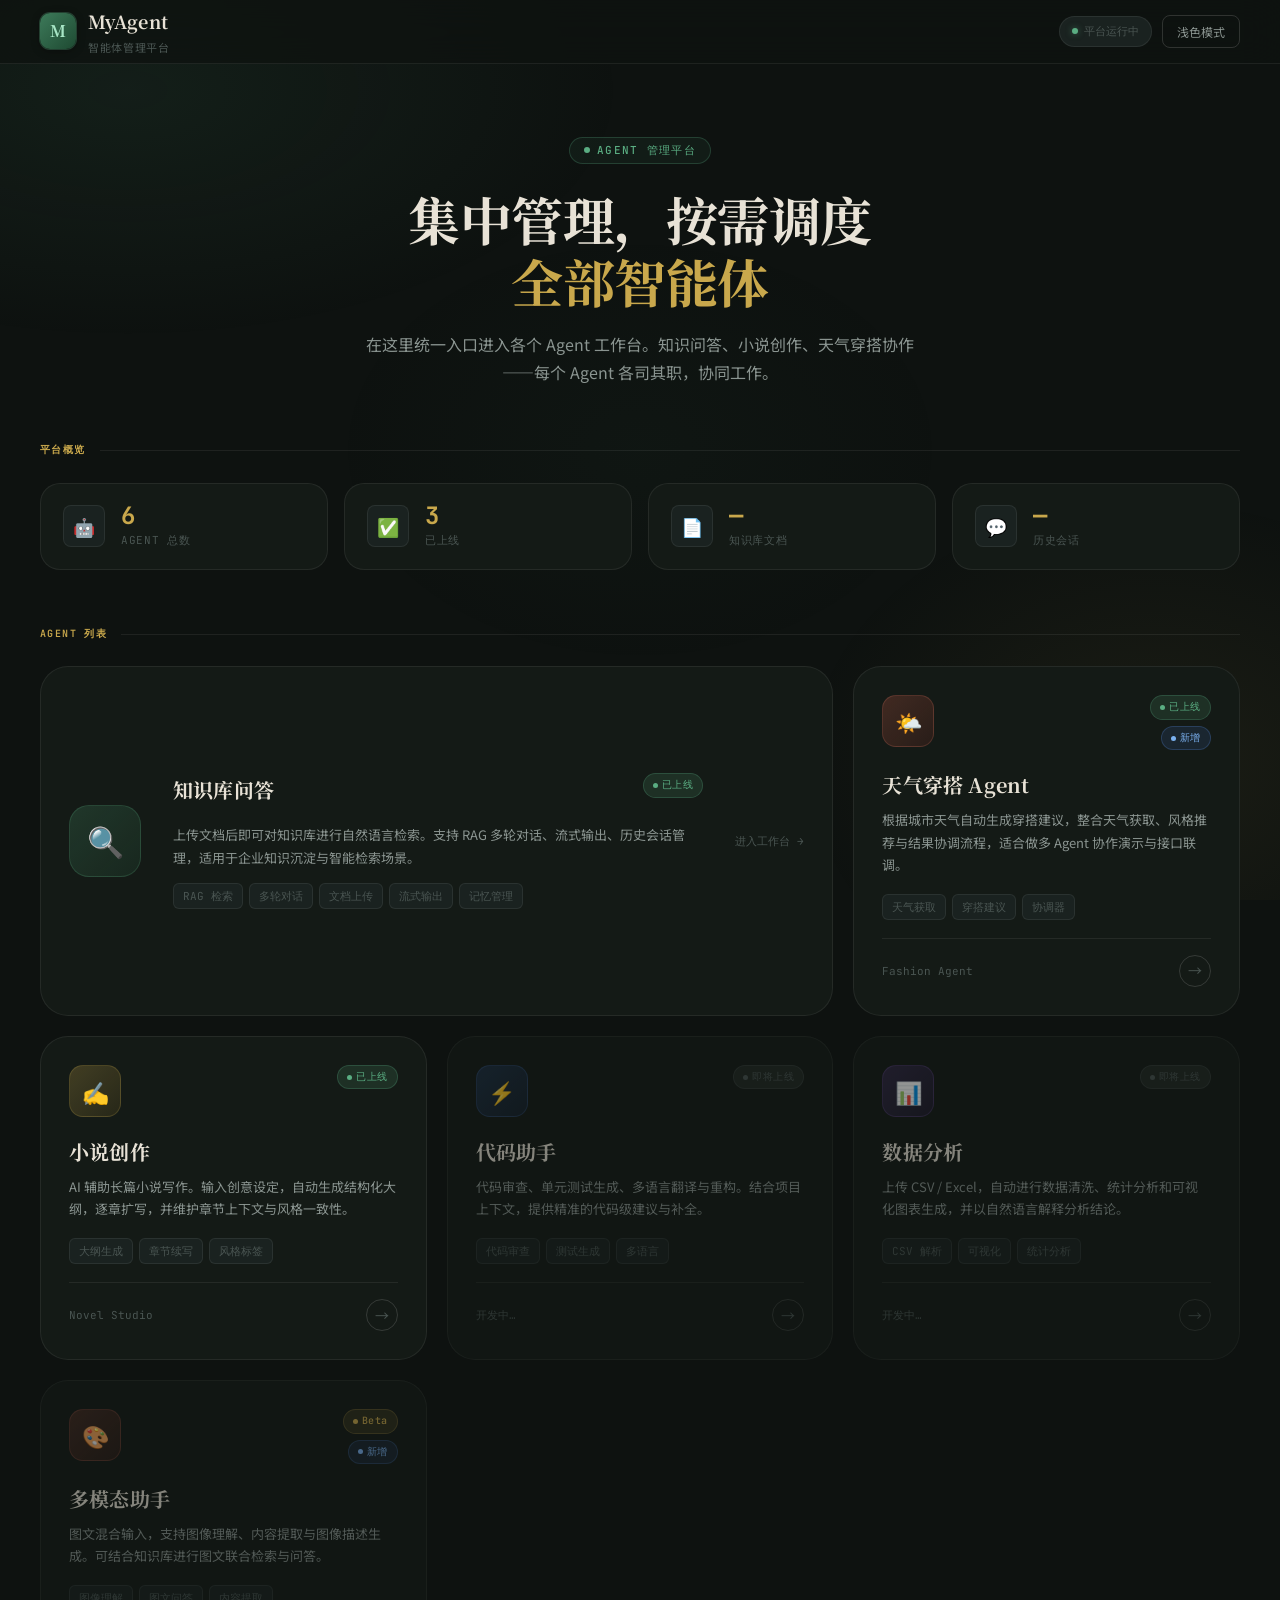
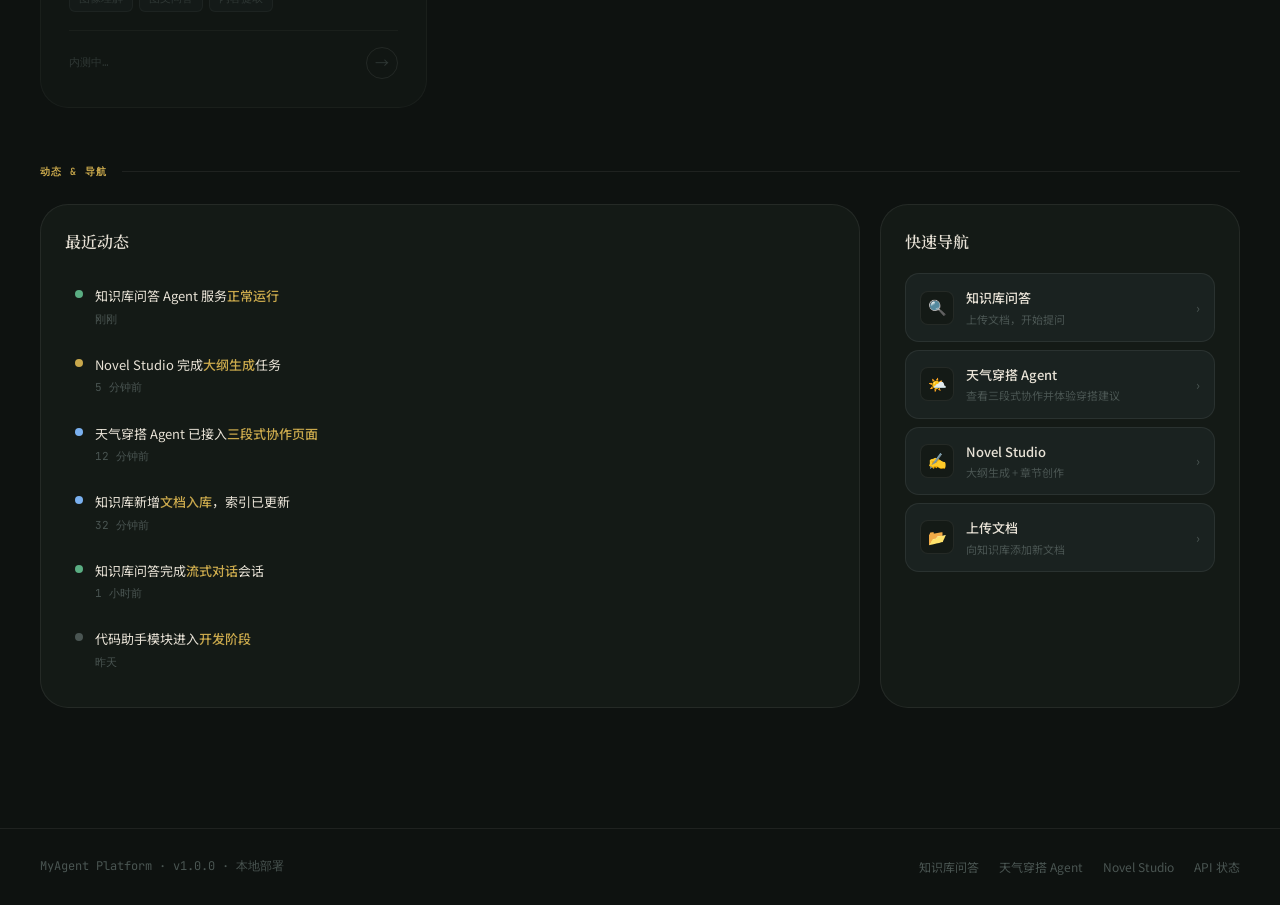
<file: static/index.html>
<!DOCTYPE html>
<html lang="zh-CN">
<head>
    <meta charset="UTF-8">
    <meta name="viewport" content="width=device-width, initial-scale=1.0">
    <title>MyAgent 平台</title>
    <link rel="preconnect" href="https://fonts.googleapis.com">
    <link rel="preconnect" href="https://fonts.gstatic.com" crossorigin>
    <link href="https://fonts.googleapis.com/css2?family=Noto+Serif+SC:wght@400;600;700&family=Noto+Sans+SC:wght@300;400;500&family=JetBrains+Mono:wght@400;500&display=swap" rel="stylesheet">
    <style>
*, *::before, *::after { box-sizing: border-box; margin: 0; padding: 0; }

:root {
    --bg: #0e1210;
    --surface: #141a16;
    --panel: #1a2220;
    --raised: #1f2925;
    --border: rgba(255,255,255,0.07);
    --border-hi: rgba(255,255,255,0.14);
    --text: #e8e2d6;
    --text-dim: #8a9490;
    --text-faint: #4a5552;
    --gold: #c9a84c;
    --gold-dim: rgba(201,168,76,0.18);
    --green: #3d7a5a;
    --green-hi: #5aad82;
    --shadow-sm: 0 2px 8px rgba(0,0,0,0.35);
    --shadow-md: 0 8px 32px rgba(0,0,0,0.5);
    --shadow-lg: 0 20px 60px rgba(0,0,0,0.65);
    --radius-sm: 8px;
    --radius-md: 14px;
    --radius-lg: 20px;
    --radius-xl: 28px;
    --font-serif: 'Noto Serif SC', 'SimSun', serif;
    --font-sans: 'Noto Sans SC', 'PingFang SC', sans-serif;
    --font-mono: 'JetBrains Mono', 'Fira Code', monospace;
    --t: 0.22s cubic-bezier(0.4,0,0.2,1);
}

body[data-theme="light"] {
    --bg: #f0f2f5;
    --surface: #ffffff;
    --panel: #f5f7fa;
    --raised: #eef0f4;
    --border: rgba(30,40,60,0.10);
    --border-hi: rgba(30,40,60,0.20);
    --text: #1a2030;
    --text-dim: #556070;
    --text-faint: #8f9aaa;
    --gold: #1a7a5e;
    --gold-dim: rgba(26,122,94,0.10);
    --green: #1a7a5e;
    --green-hi: #22a07a;
    --shadow-sm: 0 1px 4px rgba(20,30,60,0.08), 0 2px 8px rgba(20,30,60,0.05);
    --shadow-md: 0 4px 16px rgba(20,30,60,0.10), 0 8px 24px rgba(20,30,60,0.07);
    --shadow-lg: 0 12px 40px rgba(20,30,60,0.13);
}

html, body { height: 100%; }

body {
    min-height: 100vh;
    font-family: var(--font-sans);
    font-size: 14px;
    line-height: 1.65;
    color: var(--text);
    background: var(--bg);
    -webkit-font-smoothing: antialiased;
    transition: background 0.3s, color 0.3s;
}

body::before {
    content: '';
    position: fixed;
    inset: 0;
    pointer-events: none;
    background:
        radial-gradient(ellipse 70% 50% at 10% 10%, rgba(61,122,90,0.12) 0%, transparent 55%),
        radial-gradient(ellipse 55% 60% at 90% 85%, rgba(201,168,76,0.07) 0%, transparent 50%),
        radial-gradient(ellipse 40% 40% at 50% 50%, rgba(61,122,90,0.04) 0%, transparent 60%);
    z-index: 0;
}

body[data-theme="light"]::before {
    background:
        radial-gradient(ellipse 70% 50% at 10% 10%, rgba(26,122,94,0.07) 0%, transparent 55%),
        radial-gradient(ellipse 55% 60% at 90% 85%, rgba(59,111,212,0.05) 0%, transparent 50%);
}

::-webkit-scrollbar { width: 4px; }
::-webkit-scrollbar-track { background: transparent; }
::-webkit-scrollbar-thumb { background: var(--border-hi); border-radius: 99px; }

.shell {
    position: relative;
    z-index: 1;
    min-height: 100vh;
    display: flex;
    flex-direction: column;
}

.topnav {
    display: flex;
    align-items: center;
    justify-content: space-between;
    padding: 0 40px;
    height: 64px;
    border-bottom: 1px solid var(--border);
    background: rgba(14,18,16,0.72);
    backdrop-filter: blur(20px);
    position: sticky;
    top: 0;
    z-index: 100;
    flex-shrink: 0;
}

body[data-theme="light"] .topnav {
    background: rgba(255,255,255,0.82);
    border-bottom-color: rgba(30,40,60,0.10);
}

.nav-brand {
    display: flex;
    align-items: center;
    gap: 12px;
    text-decoration: none;
}

.nav-logo {
    width: 36px;
    height: 36px;
    border-radius: 10px;
    background: linear-gradient(135deg, var(--green), #1e4a32);
    display: grid;
    place-items: center;
    font-family: var(--font-serif);
    font-size: 16px;
    font-weight: 700;
    color: #a8e6c6;
    box-shadow: 0 0 0 1px rgba(90,173,130,0.3), var(--shadow-sm);
    flex-shrink: 0;
}

body[data-theme="light"] .nav-logo {
    background: linear-gradient(135deg, #1a7a5e, #115040);
    color: #ffffff;
    box-shadow: 0 0 0 1px rgba(26,122,94,0.25), var(--shadow-sm);
}

.nav-wordmark {
    font-family: var(--font-serif);
    font-size: 18px;
    font-weight: 700;
    color: var(--text);
    letter-spacing: 0.02em;
}

.nav-tagline {
    font-size: 11px;
    color: var(--text-faint);
    letter-spacing: 0.06em;
    margin-top: 1px;
}

.nav-right {
    display: flex;
    align-items: center;
    gap: 10px;
}

.nav-status {
    display: flex;
    align-items: center;
    gap: 6px;
    padding: 5px 12px;
    border-radius: 99px;
    border: 1px solid var(--border);
    background: var(--panel);
    font-size: 11px;
    font-family: var(--font-mono);
    color: var(--text-faint);
}

.status-dot {
    width: 6px;
    height: 6px;
    border-radius: 50%;
    background: var(--green-hi);
    box-shadow: 0 0 6px rgba(90,173,130,0.5);
    animation: pulse 2.4s ease-in-out infinite;
}

body[data-theme="light"] .status-dot {
    background: #22a07a;
    box-shadow: 0 0 6px rgba(26,122,94,0.45);
}

@keyframes pulse {
    0%, 100% { opacity: 1; }
    50% { opacity: 0.4; }
}

.theme-btn {
    padding: 7px 14px;
    border: 1px solid var(--border-hi);
    border-radius: var(--radius-sm);
    background: transparent;
    color: var(--text-dim);
    font: 400 12px var(--font-sans);
    cursor: pointer;
    transition: var(--t);
}

.theme-btn:hover {
    border-color: var(--gold);
    color: var(--gold);
    background: var(--gold-dim);
}

body[data-theme="light"] .theme-btn {
    background: #ffffff;
    border-color: rgba(30,40,60,0.15);
    box-shadow: 0 1px 3px rgba(20,30,60,0.06);
}

.hero {
    padding: 72px 40px 56px;
    max-width: 900px;
    margin: 0 auto;
    text-align: center;
}

.hero-eyebrow {
    display: inline-flex;
    align-items: center;
    gap: 7px;
    padding: 5px 14px;
    border-radius: 99px;
    border: 1px solid rgba(90,173,130,0.25);
    background: rgba(61,122,90,0.10);
    font: 500 11px var(--font-mono);
    letter-spacing: 0.12em;
    text-transform: uppercase;
    color: var(--green-hi);
    margin-bottom: 24px;
}

body[data-theme="light"] .hero-eyebrow {
    border-color: rgba(26,122,94,0.25);
    background: rgba(26,122,94,0.08);
    color: var(--green);
}

.hero-eyebrow::before {
    content: '';
    width: 6px;
    height: 6px;
    border-radius: 50%;
    background: var(--green-hi);
    flex-shrink: 0;
}

body[data-theme="light"] .hero-eyebrow::before {
    background: var(--green);
}

.hero-title {
    font-family: var(--font-serif);
    font-size: clamp(32px, 5vw, 52px);
    font-weight: 700;
    color: var(--text);
    letter-spacing: -0.01em;
    line-height: 1.2;
    margin-bottom: 18px;
}

.hero-title em {
    font-style: normal;
    color: var(--gold);
}

body[data-theme="light"] .hero-title em {
    background: linear-gradient(135deg, #1a7a5e, #3b6fd4);
    -webkit-background-clip: text;
    -webkit-text-fill-color: transparent;
    background-clip: text;
}

.hero-sub {
    font-size: 16px;
    color: var(--text-dim);
    line-height: 1.75;
    max-width: 560px;
    margin: 0 auto;
}

.hero-actions {
    display: flex;
    justify-content: center;
    gap: 12px;
    flex-wrap: wrap;
    margin-top: 24px;
}

.hero-link {
    display: inline-flex;
    align-items: center;
    justify-content: center;
    gap: 8px;
    padding: 10px 18px;
    border-radius: 999px;
    border: 1px solid var(--border-hi);
    background: var(--panel);
    color: var(--text);
    text-decoration: none;
    font-size: 13px;
    transition: var(--t);
}

.hero-link:hover {
    border-color: var(--gold);
    color: var(--gold);
    background: var(--gold-dim);
    transform: translateY(-1px);
}

body[data-theme="light"] .hero-link {
    background: #ffffff;
    border-color: rgba(30,40,60,0.12);
}

.hero-link.primary {
    background: linear-gradient(135deg, rgba(61,122,90,0.22), rgba(201,168,76,0.12));
}

body[data-theme="light"] .hero-link.primary {
    background: linear-gradient(135deg, rgba(26,122,94,0.10), rgba(59,111,212,0.08));
}

.section-head {
    display: flex;
    align-items: center;
    gap: 14px;
    margin-bottom: 24px;
}

.section-label {
    font-family: var(--font-mono);
    font-size: 10px;
    font-weight: 600;
    letter-spacing: 0.14em;
    text-transform: uppercase;
    color: var(--gold);
    white-space: nowrap;
}

body[data-theme="light"] .section-label {
    color: var(--green);
}

.section-line {
    flex: 1;
    height: 1px;
    background: var(--border);
}

.content {
    flex: 1;
    padding: 0 40px 80px;
    max-width: 1280px;
    margin: 0 auto;
    width: 100%;
}

.agent-grid {
    display: grid;
    grid-template-columns: repeat(auto-fill, minmax(340px, 1fr));
    gap: 20px;
    margin-bottom: 56px;
}

.agent-card {
    position: relative;
    border: 1px solid var(--border);
    border-radius: var(--radius-xl);
    background: var(--surface);
    padding: 28px;
    cursor: pointer;
    text-decoration: none;
    color: inherit;
    display: flex;
    flex-direction: column;
    gap: 18px;
    transition: border-color var(--t), box-shadow var(--t), transform var(--t), background var(--t);
    overflow: hidden;
}

.agent-card::before {
    content: '';
    position: absolute;
    inset: 0;
    border-radius: inherit;
    opacity: 0;
    transition: opacity var(--t);
    pointer-events: none;
}

.agent-card:hover {
    transform: translateY(-3px);
    border-color: var(--border-hi);
    box-shadow: var(--shadow-md);
}

body[data-theme="light"] .agent-card {
    background: #ffffff;
    border-color: rgba(30,40,60,0.10);
    box-shadow: 0 1px 4px rgba(20,30,60,0.06);
}

body[data-theme="light"] .agent-card:hover {
    box-shadow: var(--shadow-md);
    border-color: rgba(30,40,60,0.18);
}

.agent-card[data-color="green"]::before { background: linear-gradient(135deg, rgba(61,122,90,0.08) 0%, transparent 60%); }
.agent-card[data-color="gold"]::before { background: linear-gradient(135deg, rgba(201,168,76,0.08) 0%, transparent 60%); }
.agent-card[data-color="blue"]::before { background: linear-gradient(135deg, rgba(60,110,200,0.08) 0%, transparent 60%); }
.agent-card[data-color="purple"]::before { background: linear-gradient(135deg, rgba(130,80,200,0.08) 0%, transparent 60%); }
.agent-card[data-color="coral"]::before { background: linear-gradient(135deg, rgba(200,90,70,0.08) 0%, transparent 60%); }

.agent-card:hover::before { opacity: 1; }

.card-top {
    display: flex;
    align-items: flex-start;
    justify-content: space-between;
    gap: 12px;
}

.agent-icon {
    width: 52px;
    height: 52px;
    border-radius: var(--radius-md);
    display: grid;
    place-items: center;
    font-size: 22px;
    flex-shrink: 0;
    position: relative;
}

.agent-icon.green  { background: linear-gradient(135deg, rgba(61,122,90,0.3), rgba(42,92,64,0.2)); border: 1px solid rgba(90,173,130,0.2); }
.agent-icon.gold   { background: linear-gradient(135deg, rgba(201,168,76,0.25), rgba(150,120,40,0.15)); border: 1px solid rgba(201,168,76,0.2); }
.agent-icon.blue   { background: linear-gradient(135deg, rgba(60,110,200,0.25), rgba(30,70,160,0.15)); border: 1px solid rgba(90,140,230,0.2); }
.agent-icon.purple { background: linear-gradient(135deg, rgba(130,80,200,0.25), rgba(90,40,160,0.15)); border: 1px solid rgba(160,110,230,0.2); }
.agent-icon.coral  { background: linear-gradient(135deg, rgba(200,90,70,0.25), rgba(160,50,40,0.15)); border: 1px solid rgba(230,120,100,0.2); }

body[data-theme="light"] .agent-icon.green  { background: rgba(26,122,94,0.10); border-color: rgba(26,122,94,0.20); }
body[data-theme="light"] .agent-icon.gold   { background: rgba(201,168,76,0.12); border-color: rgba(180,140,40,0.22); }
body[data-theme="light"] .agent-icon.blue   { background: rgba(59,111,212,0.10); border-color: rgba(59,111,212,0.20); }
body[data-theme="light"] .agent-icon.purple { background: rgba(130,80,200,0.10); border-color: rgba(130,80,200,0.20); }
body[data-theme="light"] .agent-icon.coral  { background: rgba(200,90,70,0.10); border-color: rgba(200,90,70,0.20); }

.card-badges {
    display: flex;
    flex-direction: column;
    align-items: flex-end;
    gap: 6px;
}

.badge {
    display: inline-flex;
    align-items: center;
    gap: 4px;
    padding: 3px 9px;
    border-radius: 99px;
    font-size: 10px;
    font-family: var(--font-mono);
    font-weight: 500;
    letter-spacing: 0.05em;
    white-space: nowrap;
}

.badge-online  { background: rgba(90,173,130,0.15); color: var(--green-hi); border: 1px solid rgba(90,173,130,0.25); }
.badge-beta    { background: rgba(201,168,76,0.15); color: var(--gold); border: 1px solid rgba(201,168,76,0.25); }
.badge-soon    { background: rgba(74,85,82,0.25); color: var(--text-faint); border: 1px solid var(--border); }
.badge-new     { background: rgba(60,110,200,0.15); color: #7ab0ef; border: 1px solid rgba(90,140,220,0.25); }

body[data-theme="light"] .badge-online  { background: rgba(26,122,94,0.10); color: #1a7a5e; border-color: rgba(26,122,94,0.25); }
body[data-theme="light"] .badge-beta    { background: rgba(180,140,40,0.10); color: #8a6010; border-color: rgba(180,140,40,0.25); }
body[data-theme="light"] .badge-soon    { background: rgba(30,40,60,0.06); color: var(--text-faint); border-color: var(--border); }
body[data-theme="light"] .badge-new     { background: rgba(59,111,212,0.10); color: #3b6fd4; border-color: rgba(59,111,212,0.25); }

.badge::before {
    content: '';
    width: 5px;
    height: 5px;
    border-radius: 50%;
    flex-shrink: 0;
}

.badge-online::before  { background: var(--green-hi); }
.badge-beta::before    { background: var(--gold); }
.badge-soon::before    { background: var(--text-faint); }
.badge-new::before     { background: #7ab0ef; }

body[data-theme="light"] .badge-online::before { background: #1a7a5e; }
body[data-theme="light"] .badge-beta::before   { background: #8a6010; }
body[data-theme="light"] .badge-new::before    { background: #3b6fd4; }

.card-body { flex: 1; }

.card-name {
    font-family: var(--font-serif);
    font-size: 20px;
    font-weight: 700;
    color: var(--text);
    margin-bottom: 8px;
    letter-spacing: 0.01em;
}

.card-desc {
    font-size: 13px;
    color: var(--text-dim);
    line-height: 1.7;
}

.card-tags {
    display: flex;
    flex-wrap: wrap;
    gap: 6px;
}

.tag {
    padding: 3px 9px;
    border-radius: 6px;
    border: 1px solid var(--border);
    background: var(--panel);
    font-size: 11px;
    font-family: var(--font-mono);
    color: var(--text-faint);
    transition: var(--t);
}

body[data-theme="light"] .tag {
    background: #f0f4f8;
    border-color: rgba(30,40,60,0.10);
    color: #8f9aaa;
}

.card-footer {
    display: flex;
    align-items: center;
    justify-content: space-between;
    padding-top: 16px;
    border-top: 1px solid var(--border);
    gap: 12px;
}

.card-meta {
    font-size: 11px;
    font-family: var(--font-mono);
    color: var(--text-faint);
}

.card-arrow {
    width: 32px;
    height: 32px;
    border-radius: 50%;
    border: 1px solid var(--border-hi);
    display: grid;
    place-items: center;
    color: var(--text-faint);
    font-size: 14px;
    transition: var(--t);
    flex-shrink: 0;
}

.agent-card:hover .card-arrow {
    border-color: var(--gold);
    color: var(--gold);
    background: var(--gold-dim);
    transform: translateX(2px);
}

.agent-card.disabled {
    opacity: 0.55;
    cursor: not-allowed;
    pointer-events: none;
}

.agent-card.featured {
    grid-column: span 2;
    flex-direction: row;
    align-items: center;
    gap: 32px;
}

.featured .card-body { flex: 1; }

.featured .agent-icon {
    width: 72px;
    height: 72px;
    font-size: 30px;
    border-radius: var(--radius-lg);
}

body[data-theme="light"] .agent-card.featured {
    border-color: rgba(26,122,94,0.25);
    background: linear-gradient(135deg, rgba(26,122,94,0.04), #ffffff);
}

.stats-strip {
    display: grid;
    grid-template-columns: repeat(4, 1fr);
    gap: 16px;
    margin-bottom: 56px;
}

.stat-tile {
    border: 1px solid var(--border);
    border-radius: var(--radius-lg);
    background: var(--surface);
    padding: 20px 22px;
    display: flex;
    align-items: center;
    gap: 16px;
    transition: var(--t);
}

.stat-tile:hover {
    border-color: var(--border-hi);
    box-shadow: var(--shadow-sm);
}

body[data-theme="light"] .stat-tile {
    background: #ffffff;
    border-color: rgba(30,40,60,0.10);
    box-shadow: 0 1px 4px rgba(20,30,60,0.05);
}

body[data-theme="light"] .stat-tile:hover {
    box-shadow: var(--shadow-sm);
    border-color: rgba(30,40,60,0.18);
}

.stat-icon {
    width: 42px;
    height: 42px;
    border-radius: var(--radius-sm);
    display: grid;
    place-items: center;
    font-size: 18px;
    flex-shrink: 0;
    background: var(--panel);
    border: 1px solid var(--border);
}

body[data-theme="light"] .stat-icon { background: #f0f4f8; border-color: rgba(30,40,60,0.08); }

.stat-info { flex: 1; min-width: 0; }

.stat-val {
    font-family: var(--font-mono);
    font-size: 24px;
    font-weight: 700;
    color: var(--gold);
    line-height: 1;
    margin-bottom: 3px;
}

body[data-theme="light"] .stat-val { color: var(--green); }

.stat-label {
    font-size: 11px;
    color: var(--text-faint);
    font-family: var(--font-mono);
    letter-spacing: 0.06em;
    text-transform: uppercase;
}

.two-col {
    display: grid;
    grid-template-columns: 1fr 360px;
    gap: 20px;
    margin-bottom: 40px;
}

.panel-card {
    border: 1px solid var(--border);
    border-radius: var(--radius-xl);
    background: var(--surface);
    padding: 24px;
}

body[data-theme="light"] .panel-card {
    background: #ffffff;
    border-color: rgba(30,40,60,0.10);
    box-shadow: 0 1px 4px rgba(20,30,60,0.05);
}

.panel-title {
    font-family: var(--font-serif);
    font-size: 16px;
    font-weight: 600;
    color: var(--text);
    margin-bottom: 18px;
}

.activity-list {
    display: flex;
    flex-direction: column;
    gap: 2px;
}

.activity-item {
    display: flex;
    align-items: flex-start;
    gap: 12px;
    padding: 12px 10px;
    border-radius: var(--radius-md);
    transition: var(--t);
    cursor: default;
}

.activity-item:hover { background: var(--panel); }
body[data-theme="light"] .activity-item:hover { background: #f5f7fa; }

.activity-dot {
    width: 8px;
    height: 8px;
    border-radius: 50%;
    margin-top: 5px;
    flex-shrink: 0;
}

.dot-green { background: var(--green-hi); }
.dot-gold { background: var(--gold); }
.dot-blue { background: #7ab0ef; }
.dot-faint { background: var(--text-faint); }

body[data-theme="light"] .dot-green { background: var(--green); }
body[data-theme="light"] .dot-gold { background: #8a6010; }
body[data-theme="light"] .dot-blue { background: #3b6fd4; }

.activity-body { flex: 1; min-width: 0; }

.activity-text {
    font-size: 13px;
    color: var(--text);
    margin-bottom: 3px;
}

.activity-text strong { color: var(--gold); font-weight: 500; }
body[data-theme="light"] .activity-text strong { color: var(--green); }

.activity-time {
    font-size: 11px;
    font-family: var(--font-mono);
    color: var(--text-faint);
}

.quick-links {
    display: flex;
    flex-direction: column;
    gap: 8px;
}

.quick-link {
    display: flex;
    align-items: center;
    gap: 12px;
    padding: 13px 14px;
    border: 1px solid var(--border);
    border-radius: var(--radius-md);
    background: var(--panel);
    text-decoration: none;
    color: var(--text);
    transition: var(--t);
}

.quick-link:hover {
    border-color: var(--border-hi);
    background: var(--raised);
    box-shadow: var(--shadow-sm);
}

body[data-theme="light"] .quick-link {
    background: #f5f7fa;
    border-color: rgba(30,40,60,0.09);
}

body[data-theme="light"] .quick-link:hover {
    background: #eef2f8;
    border-color: rgba(26,122,94,0.25);
    box-shadow: var(--shadow-sm);
}

.quick-link-icon {
    width: 34px;
    height: 34px;
    border-radius: var(--radius-sm);
    display: grid;
    place-items: center;
    font-size: 15px;
    background: var(--surface);
    border: 1px solid var(--border);
    flex-shrink: 0;
}

body[data-theme="light"] .quick-link-icon {
    background: #ffffff;
    border-color: rgba(30,40,60,0.10);
}

.quick-link-text { flex: 1; min-width: 0; }

.quick-link-name {
    font-size: 13px;
    font-weight: 500;
    color: var(--text);
}

.quick-link-desc {
    font-size: 11px;
    color: var(--text-faint);
    margin-top: 1px;
}

.quick-link-chevron {
    color: var(--text-faint);
    font-size: 13px;
    transition: var(--t);
}

.quick-link:hover .quick-link-chevron { color: var(--gold); transform: translateX(2px); }
body[data-theme="light"] .quick-link:hover .quick-link-chevron { color: var(--green); }

.footer {
    padding: 28px 40px;
    border-top: 1px solid var(--border);
    display: flex;
    align-items: center;
    justify-content: space-between;
    gap: 20px;
}

body[data-theme="light"] .footer { border-top-color: rgba(30,40,60,0.10); }

.footer-left {
    font-size: 12px;
    color: var(--text-faint);
    font-family: var(--font-mono);
}

.footer-links {
    display: flex;
    align-items: center;
    gap: 20px;
}

.footer-links a {
    font-size: 12px;
    color: var(--text-faint);
    text-decoration: none;
    transition: var(--t);
}

.footer-links a:hover { color: var(--gold); }
body[data-theme="light"] .footer-links a:hover { color: var(--green); }

@media (max-width: 1100px) {
    .stats-strip { grid-template-columns: repeat(2, 1fr); }
    .two-col { grid-template-columns: 1fr; }
    .agent-card.featured { grid-column: span 1; flex-direction: column; }
}

@media (max-width: 760px) {
    .topnav { padding: 0 20px; }
    .hero { padding: 48px 20px 40px; }
    .content { padding: 0 20px 60px; }
    .agent-grid { grid-template-columns: 1fr; }
    .stats-strip { grid-template-columns: 1fr 1fr; }
    .footer { flex-direction: column; text-align: center; }
    .nav-tagline { display: none; }
    .nav-status { display: none; }
}
    </style>
</head>
<body>
<div class="shell">
    <nav class="topnav">
        <a class="nav-brand" href="#">
            <div class="nav-logo">M</div>
            <div>
                <div class="nav-wordmark">MyAgent</div>
                <div class="nav-tagline">智能体管理平台</div>
            </div>
        </a>
        <div class="nav-right">
            <div class="nav-status">
                <div class="status-dot"></div>
                平台运行中
            </div>
            <button class="theme-btn" id="themeToggleBtn">浅色模式</button>
        </div>
    </nav>

    <header class="hero">
        <div class="hero-eyebrow">Agent 管理平台</div>
        <h1 class="hero-title">集中管理，按需调度<br><em>全部智能体</em></h1>
        <p class="hero-sub">在这里统一入口进入各个 Agent 工作台。知识问答、小说创作、天气穿搭协作——每个 Agent 各司其职，协同工作。</p>
    </header>

    <main class="content">
        <div class="section-head">
            <span class="section-label">平台概览</span>
            <div class="section-line"></div>
        </div>

        <div class="stats-strip">
            <div class="stat-tile">
                <div class="stat-icon">🤖</div>
                <div class="stat-info">
                    <div class="stat-val">6</div>
                    <div class="stat-label">Agent 总数</div>
                </div>
            </div>
            <div class="stat-tile">
                <div class="stat-icon">✅</div>
                <div class="stat-info">
                    <div class="stat-val">3</div>
                    <div class="stat-label">已上线</div>
                </div>
            </div>
            <div class="stat-tile">
                <div class="stat-icon">📄</div>
                <div class="stat-info">
                    <div class="stat-val" id="stat-docs">—</div>
                    <div class="stat-label">知识库文档</div>
                </div>
            </div>
            <div class="stat-tile">
                <div class="stat-icon">💬</div>
                <div class="stat-info">
                    <div class="stat-val" id="stat-sessions">—</div>
                    <div class="stat-label">历史会话</div>
                </div>
            </div>
        </div>

        <div class="section-head">
            <span class="section-label">Agent 列表</span>
            <div class="section-line"></div>
        </div>

        <div class="agent-grid">
            <a class="agent-card featured" data-color="green" href="/chat">
                <div class="agent-icon green">🔍</div>
                <div class="card-body">
                    <div class="card-top" style="margin-bottom: 10px;">
                        <div>
                            <div class="card-name">知识库问答</div>
                        </div>
                        <div class="card-badges">
                            <span class="badge badge-online">已上线</span>
                        </div>
                    </div>
                    <div class="card-desc">上传文档后即可对知识库进行自然语言检索。支持 RAG 多轮对话、流式输出、历史会话管理，适用于企业知识沉淀与智能检索场景。</div>
                    <div class="card-tags" style="margin-top: 14px;">
                        <span class="tag">RAG 检索</span>
                        <span class="tag">多轮对话</span>
                        <span class="tag">文档上传</span>
                        <span class="tag">流式输出</span>
                        <span class="tag">记忆管理</span>
                    </div>
                </div>
                <div class="card-footer" style="border-top: none; padding-top: 0;">
                    <span class="card-meta">进入工作台 →</span>
                </div>
            </a>

            <a class="agent-card" data-color="coral" href="/fashion">
                <div class="card-top">
                    <div class="agent-icon coral">🌤️</div>
                    <div class="card-badges">
                        <span class="badge badge-online">已上线</span>
                        <span class="badge badge-new">新增</span>
                    </div>
                </div>
                <div class="card-body">
                    <div class="card-name">天气穿搭 Agent</div>
                    <div class="card-desc">根据城市天气自动生成穿搭建议，整合天气获取、风格推荐与结果协调流程，适合做多 Agent 协作演示与接口联调。</div>
                </div>
                <div class="card-tags">
                    <span class="tag">天气获取</span>
                    <span class="tag">穿搭建议</span>
                    <span class="tag">协调器</span>
                </div>
                <div class="card-footer">
                    <span class="card-meta">Fashion Agent</span>
                    <div class="card-arrow">→</div>
                </div>
            </a>

            <a class="agent-card" data-color="gold" href="/novel">
                <div class="card-top">
                    <div class="agent-icon gold">✍️</div>
                    <div class="card-badges">
                        <span class="badge badge-online">已上线</span>
                    </div>
                </div>
                <div class="card-body">
                    <div class="card-name">小说创作</div>
                    <div class="card-desc">AI 辅助长篇小说写作。输入创意设定，自动生成结构化大纲，逐章扩写，并维护章节上下文与风格一致性。</div>
                </div>
                <div class="card-tags">
                    <span class="tag">大纲生成</span>
                    <span class="tag">章节续写</span>
                    <span class="tag">风格标签</span>
                </div>
                <div class="card-footer">
                    <span class="card-meta">Novel Studio</span>
                    <div class="card-arrow">→</div>
                </div>
            </a>

            <a class="agent-card disabled" data-color="blue" href="#">
                <div class="card-top">
                    <div class="agent-icon blue">⚡</div>
                    <div class="card-badges">
                        <span class="badge badge-soon">即将上线</span>
                    </div>
                </div>
                <div class="card-body">
                    <div class="card-name">代码助手</div>
                    <div class="card-desc">代码审查、单元测试生成、多语言翻译与重构。结合项目上下文，提供精准的代码级建议与补全。</div>
                </div>
                <div class="card-tags">
                    <span class="tag">代码审查</span>
                    <span class="tag">测试生成</span>
                    <span class="tag">多语言</span>
                </div>
                <div class="card-footer">
                    <span class="card-meta">开发中…</span>
                    <div class="card-arrow">→</div>
                </div>
            </a>

            <a class="agent-card disabled" data-color="purple" href="#">
                <div class="card-top">
                    <div class="agent-icon purple">📊</div>
                    <div class="card-badges">
                        <span class="badge badge-soon">即将上线</span>
                    </div>
                </div>
                <div class="card-body">
                    <div class="card-name">数据分析</div>
                    <div class="card-desc">上传 CSV / Excel，自动进行数据清洗、统计分析和可视化图表生成，并以自然语言解释分析结论。</div>
                </div>
                <div class="card-tags">
                    <span class="tag">CSV 解析</span>
                    <span class="tag">可视化</span>
                    <span class="tag">统计分析</span>
                </div>
                <div class="card-footer">
                    <span class="card-meta">开发中…</span>
                    <div class="card-arrow">→</div>
                </div>
            </a>

            <a class="agent-card disabled" data-color="coral" href="#">
                <div class="card-top">
                    <div class="agent-icon coral">🎨</div>
                    <div class="card-badges">
                        <span class="badge badge-beta">Beta</span>
                        <span class="badge badge-new">新增</span>
                    </div>
                </div>
                <div class="card-body">
                    <div class="card-name">多模态助手</div>
                    <div class="card-desc">图文混合输入，支持图像理解、内容提取与图像描述生成。可结合知识库进行图文联合检索与问答。</div>
                </div>
                <div class="card-tags">
                    <span class="tag">图像理解</span>
                    <span class="tag">图文问答</span>
                    <span class="tag">内容提取</span>
                </div>
                <div class="card-footer">
                    <span class="card-meta">内测中…</span>
                    <div class="card-arrow">→</div>
                </div>
            </a>
        </div>

        <div class="section-head">
            <span class="section-label">动态 &amp; 导航</span>
            <div class="section-line"></div>
        </div>

        <div class="two-col">
            <div class="panel-card">
                <div class="panel-title">最近动态</div>
                <div class="activity-list" id="activityList">
                    <div class="activity-item">
                        <div class="activity-dot dot-green"></div>
                        <div class="activity-body">
                            <div class="activity-text">知识库问答 Agent 服务<strong>正常运行</strong></div>
                            <div class="activity-time">刚刚</div>
                        </div>
                    </div>
                    <div class="activity-item">
                        <div class="activity-dot dot-gold"></div>
                        <div class="activity-body">
                            <div class="activity-text">Novel Studio 完成<strong>大纲生成</strong>任务</div>
                            <div class="activity-time">5 分钟前</div>
                        </div>
                    </div>
                    <div class="activity-item">
                        <div class="activity-dot dot-blue"></div>
                        <div class="activity-body">
                            <div class="activity-text">天气穿搭 Agent 已接入<strong>三段式协作页面</strong></div>
                            <div class="activity-time">12 分钟前</div>
                        </div>
                    </div>
                    <div class="activity-item">
                        <div class="activity-dot dot-blue"></div>
                        <div class="activity-body">
                            <div class="activity-text">知识库新增<strong>文档入库</strong>，索引已更新</div>
                            <div class="activity-time">32 分钟前</div>
                        </div>
                    </div>
                    <div class="activity-item">
                        <div class="activity-dot dot-green"></div>
                        <div class="activity-body">
                            <div class="activity-text">知识库问答完成<strong>流式对话</strong>会话</div>
                            <div class="activity-time">1 小时前</div>
                        </div>
                    </div>
                    <div class="activity-item">
                        <div class="activity-dot dot-faint"></div>
                        <div class="activity-body">
                            <div class="activity-text">代码助手模块进入<strong>开发阶段</strong></div>
                            <div class="activity-time">昨天</div>
                        </div>
                    </div>
                </div>
            </div>

            <div class="panel-card">
                <div class="panel-title">快速导航</div>
                <div class="quick-links">
                    <a class="quick-link" href="/chat">
                        <div class="quick-link-icon">🔍</div>
                        <div class="quick-link-text">
                            <div class="quick-link-name">知识库问答</div>
                            <div class="quick-link-desc">上传文档，开始提问</div>
                        </div>
                        <span class="quick-link-chevron">›</span>
                    </a>
                    <a class="quick-link" href="/fashion">
                        <div class="quick-link-icon">🌤️</div>
                        <div class="quick-link-text">
                            <div class="quick-link-name">天气穿搭 Agent</div>
                            <div class="quick-link-desc">查看三段式协作并体验穿搭建议</div>
                        </div>
                        <span class="quick-link-chevron">›</span>
                    </a>
                    <a class="quick-link" href="/novel">
                        <div class="quick-link-icon">✍️</div>
                        <div class="quick-link-text">
                            <div class="quick-link-name">Novel Studio</div>
                            <div class="quick-link-desc">大纲生成 + 章节创作</div>
                        </div>
                        <span class="quick-link-chevron">›</span>
                    </a>
                    <a class="quick-link" href="/chat#upload">
                        <div class="quick-link-icon">📂</div>
                        <div class="quick-link-text">
                            <div class="quick-link-name">上传文档</div>
                            <div class="quick-link-desc">向知识库添加新文档</div>
                        </div>
                        <span class="quick-link-chevron">›</span>
                    </a>
                </div>
            </div>
        </div>
    </main>

    <footer class="footer">
        <div class="footer-left">MyAgent Platform · v1.0.0 · 本地部署</div>
        <div class="footer-links">
            <a href="/chat">知识库问答</a>
            <a href="/fashion">天气穿搭 Agent</a>
            <a href="/novel">Novel Studio</a>
            <a href="/api/health" target="_blank">API 状态</a>
        </div>
    </footer>
</div>

<script>
(function(){
    const KEY = 'myagent-theme';
    const btn = document.getElementById('themeToggleBtn');

    function apply(theme){
        document.body.dataset.theme = theme;
        btn.textContent = theme === 'light' ? '深色模式' : '浅色模式';
    }

    const stored = localStorage.getItem(KEY);
    apply(stored === 'light' ? 'light' : 'dark');

    btn.addEventListener('click', () => {
        const next = document.body.dataset.theme === 'light' ? 'dark' : 'light';
        localStorage.setItem(KEY, next);
        apply(next);
    });

    async function fetchStats(){
        try {
            const res = await fetch('/api/health', { signal: AbortSignal.timeout(3000) });
            if (!res.ok) return;
            const json = await res.json();
            const d = json.data || {};
            const docEl = document.getElementById('stat-docs');
            const sesEl = document.getElementById('stat-sessions');
            if (docEl) docEl.textContent = d.indexed_files ?? '—';
            if (sesEl) sesEl.textContent = d.sessions ?? '—';
        } catch(e) {
        }
    }

    fetchStats();
})();
</script>
</body>
</html>
</file>
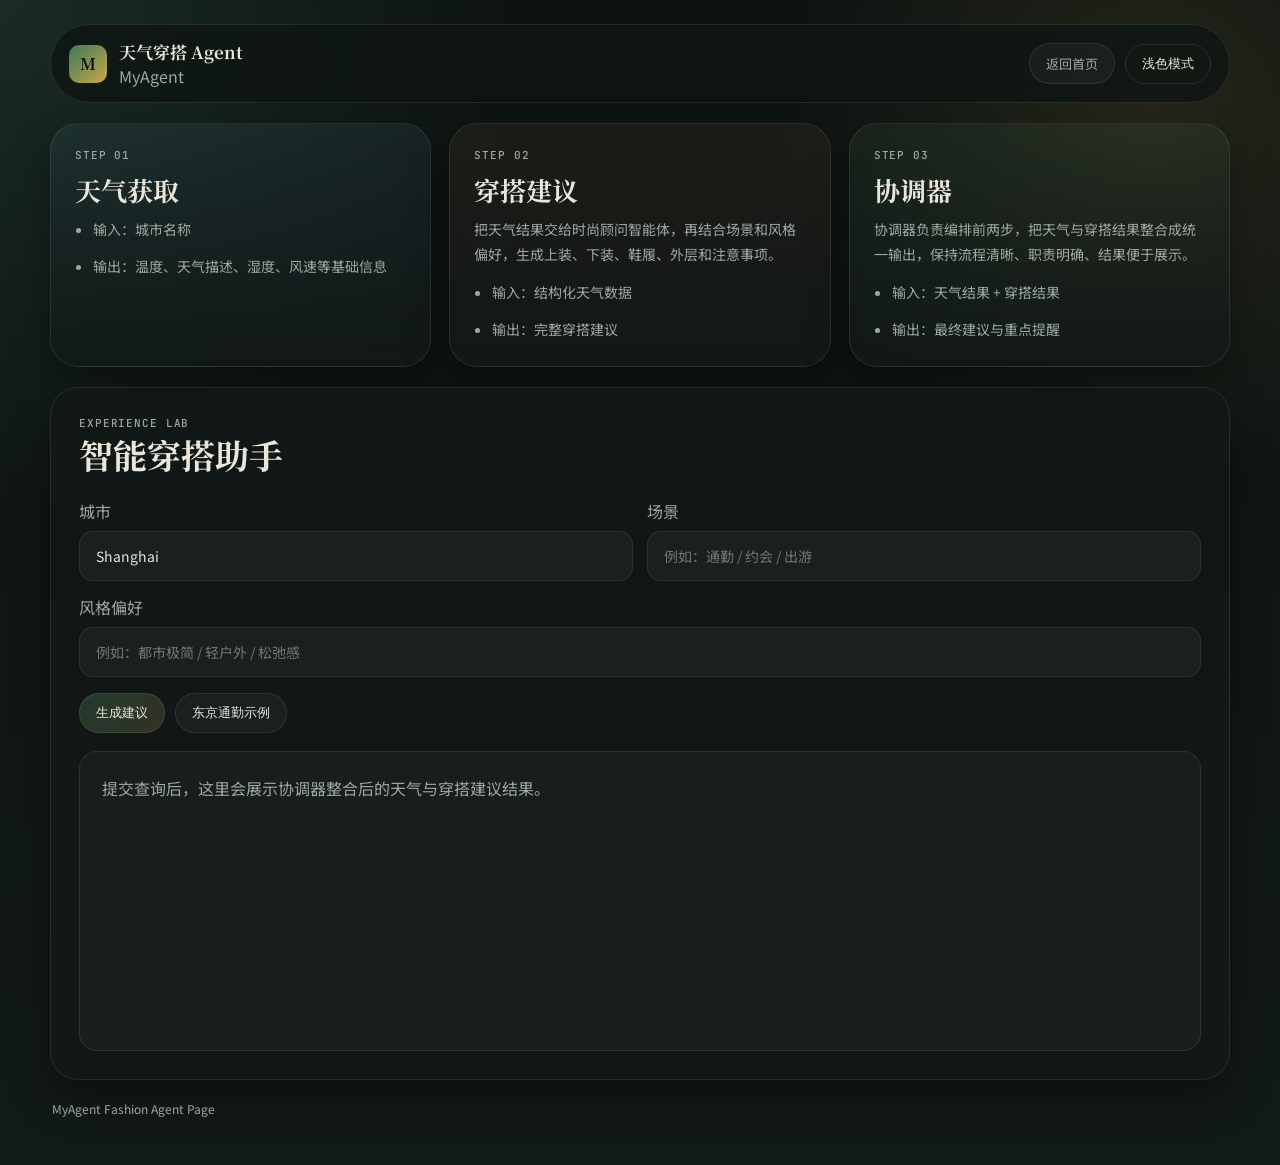
<file: static/fashion.html>
<!DOCTYPE html>
<html lang="zh-CN">
<head>
    <meta charset="UTF-8">
    <meta name="viewport" content="width=device-width, initial-scale=1.0">
    <title>天气穿搭 Agent</title>
    <link rel="preconnect" href="https://fonts.googleapis.com">
    <link rel="preconnect" href="https://fonts.gstatic.com" crossorigin>
    <link href="https://fonts.googleapis.com/css2?family=Noto+Serif+SC:wght@500;600;700&family=Noto+Sans+SC:wght@300;400;500;700&family=JetBrains+Mono:wght@400;500&display=swap" rel="stylesheet">
    <style>
        :root {
            --bg: #101715;
            --surface: rgba(18, 25, 23, 0.88);
            --panel-soft: rgba(255, 255, 255, 0.04);
            --border: rgba(255, 255, 255, 0.09);
            --text: #ebe6da;
            --text-dim: #9da8a2;
            --gold: #d0aa57;
            --green: #5aad82;
            --blue: #7ab0ef;
            --coral: #d77a5f;
            --radius-lg: 22px;
            --radius-md: 16px;
            --font-serif: "Noto Serif SC", serif;
            --font-sans: "Noto Sans SC", sans-serif;
            --font-mono: "JetBrains Mono", monospace;
            --shadow: 0 18px 40px rgba(0, 0, 0, 0.35);
        }

        body[data-theme="light"] {
            --bg: #f5f1e8;
            --surface: rgba(255, 255, 255, 0.92);
            --panel-soft: rgba(18, 25, 23, 0.05);
            --border: rgba(24, 36, 31, 0.12);
            --text: #19221e;
            --text-dim: #5a6661;
            --gold: #a77e2a;
            --green: #2f7a58;
            --blue: #4d79b9;
            --coral: #bf6e54;
            --shadow: 0 18px 40px rgba(30, 42, 37, 0.12);
        }

        * {
            box-sizing: border-box;
            margin: 0;
            padding: 0;
        }

        body {
            min-height: 100vh;
            font-family: var(--font-sans);
            color: var(--text);
            background:
                radial-gradient(circle at top left, rgba(90, 173, 130, 0.16), transparent 30%),
                radial-gradient(circle at 90% 10%, rgba(208, 170, 87, 0.12), transparent 24%),
                linear-gradient(180deg, #0d1311 0%, #121a17 100%);
            transition: background 0.25s ease, color 0.25s ease;
        }

        body[data-theme="light"] {
            background:
                radial-gradient(circle at top left, rgba(47, 122, 88, 0.12), transparent 30%),
                radial-gradient(circle at 90% 10%, rgba(167, 126, 42, 0.08), transparent 24%),
                linear-gradient(180deg, #f7f3ec 0%, #ede7dd 100%);
        }

        a {
            color: inherit;
            text-decoration: none;
        }

        .page {
            width: min(1180px, calc(100% - 32px));
            margin: 0 auto;
            padding: 24px 0 48px;
        }

        .topbar,
        .grid,
        .lab,
        .footer {
            position: relative;
            z-index: 1;
        }

        .topbar {
            display: flex;
            justify-content: space-between;
            align-items: center;
            gap: 14px;
            margin-bottom: 20px;
            padding: 14px 18px;
            border: 1px solid var(--border);
            border-radius: 999px;
            background: rgba(15, 21, 19, 0.78);
            backdrop-filter: blur(18px);
        }

        body[data-theme="light"] .topbar {
            background: rgba(255, 255, 255, 0.78);
        }

        .brand {
            display: flex;
            align-items: center;
            gap: 12px;
        }

        .mark {
            width: 38px;
            height: 38px;
            border-radius: 10px;
            display: grid;
            place-items: center;
            background: linear-gradient(135deg, #3d7a5a, #c9a84c);
            color: #0f1512;
            font: 700 16px var(--font-serif);
        }

        .brand strong {
            display: block;
            font: 700 17px var(--font-serif);
        }

        .brand span,
        .toplinks a,
        .step-kicker,
        .meta,
        label {
            color: var(--text-dim);
        }

        .toplinks {
            display: flex;
            gap: 10px;
            flex-wrap: wrap;
            align-items: center;
        }

        .chip,
        button {
            padding: 10px 16px;
            border-radius: 999px;
            border: 1px solid var(--border);
            background: var(--panel-soft);
            color: var(--text);
            cursor: pointer;
            transition: 0.2s ease;
            font-size: 13px;
        }

        .chip:hover,
        button:hover {
            transform: translateY(-1px);
            border-color: rgba(255, 255, 255, 0.18);
        }

        .theme-btn {
            background: transparent;
        }

        body[data-theme="light"] .theme-btn {
            background: rgba(255, 255, 255, 0.8);
        }

        button.primary {
            background: linear-gradient(135deg, rgba(90, 173, 130, 0.24), rgba(208, 170, 87, 0.18));
        }

        .grid {
            display: grid;
            grid-template-columns: repeat(3, 1fr);
            gap: 18px;
            margin-bottom: 20px;
        }

        .step-card,
        .lab-panel {
            border: 1px solid var(--border);
            border-radius: 28px;
            background: var(--surface);
            box-shadow: var(--shadow);
        }

        .step-card {
            padding: 24px;
        }

        .step-card:nth-child(1) {
            background: linear-gradient(180deg, rgba(122, 176, 239, 0.08), rgba(18, 25, 23, 0.88));
        }

        .step-card:nth-child(2) {
            background: linear-gradient(180deg, rgba(215, 122, 95, 0.08), rgba(18, 25, 23, 0.88));
        }

        .step-card:nth-child(3) {
            background: linear-gradient(180deg, rgba(90, 173, 130, 0.08), rgba(18, 25, 23, 0.88));
        }

        body[data-theme="light"] .step-card:nth-child(1),
        body[data-theme="light"] .step-card:nth-child(2),
        body[data-theme="light"] .step-card:nth-child(3) {
            background: var(--surface);
        }

        .step-kicker {
            font: 500 11px var(--font-mono);
            letter-spacing: 0.08em;
            text-transform: uppercase;
        }

        .step-card h2 {
            margin-top: 12px;
            font: 700 26px/1.2 var(--font-serif);
        }

        .step-card p,
        .step-card li {
            margin-top: 12px;
            color: var(--text-dim);
            line-height: 1.8;
            font-size: 14px;
        }

        .step-card ul {
            padding-left: 18px;
        }

        .lab {
            display: grid;
            grid-template-columns: 1fr;
            gap: 18px;
        }

        .lab-panel {
            padding: 28px;
        }

        .section-head {
            display: flex;
            justify-content: space-between;
            gap: 16px;
            align-items: flex-start;
            margin-bottom: 20px;
        }

        .section-head h2 {
            font: 700 34px var(--font-serif);
        }

        .section-head p {
            max-width: 760px;
            color: var(--text-dim);
            line-height: 1.85;
        }

        .meta {
            font: 500 11px var(--font-mono);
            letter-spacing: 0.08em;
            text-transform: uppercase;
        }

        .form-grid {
            display: grid;
            grid-template-columns: repeat(2, 1fr);
            gap: 14px;
        }

        .field {
            display: grid;
            gap: 8px;
        }

        .field.full {
            grid-column: 1 / -1;
        }

        input {
            width: 100%;
            padding: 14px 16px;
            border-radius: 14px;
            border: 1px solid var(--border);
            background: rgba(255, 255, 255, 0.04);
            color: var(--text);
            font: 400 14px var(--font-sans);
            outline: none;
        }

        body[data-theme="light"] input {
            background: rgba(24, 36, 31, 0.03);
        }

        input:focus {
            border-color: rgba(90, 173, 130, 0.4);
            box-shadow: 0 0 0 3px rgba(90, 173, 130, 0.08);
        }

        .actions {
            display: flex;
            flex-wrap: wrap;
            gap: 10px;
            margin-top: 16px;
        }

        .result {
            margin-top: 18px;
            min-height: 300px;
            padding: 22px;
            border-radius: 18px;
            border: 1px solid var(--border);
            background: rgba(255, 255, 255, 0.03);
        }

        body[data-theme="light"] .result {
            background: rgba(24, 36, 31, 0.03);
        }

        .result.loading {
            opacity: 0.72;
        }

        .empty {
            color: var(--text-dim);
            line-height: 1.8;
        }

        .pill-row,
        .list-row {
            display: flex;
            flex-wrap: wrap;
            gap: 10px;
        }

        .pill,
        .bullet {
            padding: 8px 12px;
            border-radius: 999px;
            border: 1px solid var(--border);
            background: rgba(255, 255, 255, 0.04);
            font-size: 13px;
        }

        body[data-theme="light"] .pill,
        body[data-theme="light"] .bullet {
            background: rgba(24, 36, 31, 0.04);
        }

        .result h3 {
            font: 700 24px var(--font-serif);
            margin-bottom: 12px;
        }

        .copy {
            white-space: pre-wrap;
            line-height: 1.85;
            margin: 16px 0;
        }

        .block-title {
            margin: 16px 0 10px;
            font-weight: 600;
        }

        .workflow-grid {
            display: grid;
            grid-template-columns: repeat(3, minmax(0, 1fr));
            gap: 12px;
            margin-top: 12px;
        }

        .workflow-step {
            padding: 14px;
            border-radius: 18px;
            border: 1px solid var(--border);
            background: rgba(255, 255, 255, 0.035);
        }

        body[data-theme="light"] .workflow-step {
            background: rgba(24, 36, 31, 0.03);
        }

        .workflow-step .step-kicker {
            display: block;
            margin-bottom: 8px;
        }

        .workflow-step h4 {
            font: 700 18px/1.3 var(--font-serif);
        }

        .workflow-step p {
            margin-top: 10px;
            color: var(--text-dim);
            line-height: 1.75;
            font-size: 13px;
        }

        .footer {
            margin-top: 20px;
            padding: 0 2px;
            display: flex;
            justify-content: space-between;
            gap: 16px;
            color: var(--text-dim);
            font-size: 12px;
        }

        @media (max-width: 920px) {
            .grid,
            .form-grid,
            .workflow-grid {
                grid-template-columns: 1fr;
            }

            .topbar,
            .footer,
            .section-head {
                flex-direction: column;
                align-items: flex-start;
            }
        }
    </style>
</head>
<body>
    <main class="page">
        <header class="topbar">
            <div class="brand">
                <div class="mark">M</div>
                <div>
                    <strong>天气穿搭 Agent</strong>
                    <span>MyAgent</span>
                </div>
            </div>
            <nav class="toplinks">
                <a class="chip" href="/">返回首页</a>
                <button class="theme-btn" id="themeToggleBtn" type="button">浅色模式</button>
            </nav>
        </header>

        <section class="grid">
            <article class="step-card">
                <div class="step-kicker">Step 01</div>
                <h2>天气获取</h2>
                <ul>
                    <li>输入：城市名称</li>
                    <li>输出：温度、天气描述、湿度、风速等基础信息</li>
                </ul>
            </article>

            <article class="step-card">
                <div class="step-kicker">Step 02</div>
                <h2>穿搭建议</h2>
                <p>把天气结果交给时尚顾问智能体，再结合场景和风格偏好，生成上装、下装、鞋履、外层和注意事项。</p>
                <ul>
                    <li>输入：结构化天气数据</li>
                    <li>输出：完整穿搭建议</li>
                </ul>
            </article>

            <article class="step-card">
                <div class="step-kicker">Step 03</div>
                <h2>协调器</h2>
                <p>协调器负责编排前两步，把天气与穿搭结果整合成统一输出，保持流程清晰、职责明确、结果便于展示。</p>
                <ul>
                    <li>输入：天气结果 + 穿搭结果</li>
                    <li>输出：最终建议与重点提醒</li>
                </ul>
            </article>
        </section>

        <section class="lab" id="lab">
            <div class="lab-panel">
                <div class="section-head">
                    <div>
                        <div class="meta">Experience Lab</div>
                        <h2>智能穿搭助手</h2>
                    </div>
                </div>

                <form id="fashion-form">
                    <div class="form-grid">
                        <div class="field">
                            <label for="city">城市</label>
                            <input id="city" name="city" value="Shanghai" placeholder="例如：Shanghai / 北京">
                        </div>
                        <div class="field">
                            <label for="occasion">场景</label>
                            <input id="occasion" name="occasion" placeholder="例如：通勤 / 约会 / 出游">
                        </div>
                        <div class="field full">
                            <label for="style_preference">风格偏好</label>
                            <input id="style_preference" name="style_preference" placeholder="例如：都市极简 / 轻户外 / 松弛感">
                        </div>
                    </div>
                    <div class="actions">
                        <button type="submit" class="primary">生成建议</button>
                        <button type="button" id="demo-btn">东京通勤示例</button>
                    </div>
                </form>

                <section class="result" id="result">
                    <div class="empty" id="empty">提交查询后，这里会展示协调器整合后的天气与穿搭建议结果。</div>
                    <div id="content" hidden></div>
                </section>
            </div>
        </section>

        <footer class="footer">
            <span>MyAgent Fashion Agent Page</span>
        </footer>
    </main>

    <script>
        (function () {
            const key = "myagent-theme";
            const btn = document.getElementById("themeToggleBtn");

            if (!btn) {
                return;
            }

            function apply(theme) {
                document.body.dataset.theme = theme;
                btn.textContent = theme === "light" ? "深色模式" : "浅色模式";
            }

            const stored = localStorage.getItem(key);
            apply(stored === "light" ? "light" : "dark");

            btn.addEventListener("click", () => {
                const next = document.body.dataset.theme === "light" ? "dark" : "light";
                localStorage.setItem(key, next);
                apply(next);
            });
        })();

        const form = document.getElementById("fashion-form");
        const demoBtn = document.getElementById("demo-btn");
        const result = document.getElementById("result");
        const empty = document.getElementById("empty");
        const content = document.getElementById("content");

        function esc(value) {
            return String(value || "")
                .replace(/&/g, "&amp;")
                .replace(/</g, "&lt;")
                .replace(/>/g, "&gt;")
                .replace(/"/g, "&quot;")
                .replace(/'/g, "&#39;");
        }

        function list(items, cls) {
            return (items || []).map((item) => `<span class="${cls}">${esc(item)}</span>`).join("");
        }

        function renderWorkflowSteps(steps) {
            if (!steps || !steps.length) {
                return "";
            }

            return `
                <div class="block-title">三步流程</div>
                <div class="workflow-grid">
                    ${steps.map((step) => `
                        <article class="workflow-step">
                            <span class="step-kicker">${esc(step.step || "")}</span>
                            <h4>${esc(step.title || "流程步骤")}</h4>
                            <p><strong>输入：</strong>${esc(step.input || "未提供")}</p>
                            <p><strong>输出：</strong>${esc(step.output || "处理中")}</p>
                        </article>
                    `).join("")}
                </div>
            `;
        }

        function render(data) {
            const weather = data.weather || {};
            content.innerHTML = `
                <div class="pill-row">
                    <span class="pill">${esc(weather.city || "Unknown")}</span>
                    <span class="pill">${esc(weather.temperature ?? "--")}${esc(weather.temperature_unit || "C")}</span>
                    <span class="pill">${esc(weather.description || "未提供")}</span>
                    <span class="pill">${esc(weather.source || "demo")}</span>
                </div>
                <h3 style="margin-top: 14px;">协调器整合结果</h3>
                <div class="copy">${esc(data.advice || "暂无建议")}</div>
                ${renderWorkflowSteps(data.workflow_steps)}
                <div class="block-title">推荐搭配</div>
                <div class="list-row">${list(data.outfit_summary, "bullet")}</div>
                <div class="block-title">关键提醒</div>
                <div class="list-row">${list(data.highlights, "bullet")}</div>
            `;
            empty.hidden = true;
            content.hidden = false;
        }

        function renderStreamingState(data) {
            const weather = data.weather || {};
            const advice = data.advice || "";
            content.innerHTML = `
                <div class="pill-row">
                    <span class="pill">${esc(weather.city || "Unknown")}</span>
                    <span class="pill">${esc(weather.temperature ?? "--")}${esc(weather.temperature_unit || "C")}</span>
                    <span class="pill">${esc(weather.description || "未提供")}</span>
                    <span class="pill">${esc(weather.source || "demo")}</span>
                </div>
                <h3 style="margin-top: 14px;">协调器整合结果</h3>
                <div class="copy">${esc(advice || "正在生成穿搭建议...")}</div>
                ${renderWorkflowSteps(data.workflow_steps)}
                <div class="block-title">推荐搭配</div>
                <div class="list-row">${list(data.outfit_summary, "bullet")}</div>
                <div class="block-title">关键提醒</div>
                <div class="list-row">${list(data.highlights, "bullet")}</div>
            `;
            empty.hidden = true;
            content.hidden = false;
        }

        function applyStreamPayload(streamingData, payload) {
            if (payload.type === "meta") {
                Object.assign(streamingData, payload.data || {});
                renderStreamingState(streamingData);
            } else if (payload.type === "content") {
                streamingData.advice += payload.data || "";
                renderStreamingState(streamingData);
            } else if (payload.type === "done") {
                render(payload.data || streamingData);
            } else if (payload.type === "error") {
                throw new Error(payload.data || "流式响应失败");
            }
        }

        function consumeSseChunk(buffer, streamingData) {
            const lines = buffer.split("\n");
            const rest = lines.pop() || "";

            for (const line of lines) {
                if (!line.startsWith("data:")) {
                    continue;
                }
                const raw = line.slice(5).trim();
                if (!raw) {
                    continue;
                }
                applyStreamPayload(streamingData, JSON.parse(raw));
            }

            return rest;
        }

        async function requestAdvice(payload) {
            result.classList.add("loading");
            try {
                const response = await fetch("/api/fashion/advice_stream", {
                    method: "POST",
                    headers: { "Content-Type": "application/json" },
                    body: JSON.stringify(payload)
                });
                if (!response.ok) {
                    let json = {};
                    try {
                        json = await response.json();
                    } catch (error) {
                        json = {};
                    }
                    throw new Error(json.detail || json.message || `请求失败：HTTP ${response.status}`);
                }

                const reader = response.body.getReader();
                const decoder = new TextDecoder();
                let buffer = "";
                const streamingData = {
                    weather: {},
                    advice: "",
                    outfit_summary: [],
                    highlights: [],
                    workflow_steps: []
                };

                while (true) {
                    const { done, value } = await reader.read();
                    if (done) {
                        break;
                    }

                    buffer += decoder.decode(value, { stream: true });
                    buffer = consumeSseChunk(buffer, streamingData);
                }

                buffer += decoder.decode();
                if (buffer.trim()) {
                    buffer = consumeSseChunk(`${buffer}\n`, streamingData);
                }
            } catch (error) {
                content.innerHTML = `<h3>请求失败</h3><div class="copy">${esc(error.message || "未知错误")}</div>`;
                empty.hidden = true;
                content.hidden = false;
            } finally {
                result.classList.remove("loading");
            }
        }

        form.addEventListener("submit", async (event) => {
            event.preventDefault();
            const data = new FormData(form);
            await requestAdvice({
                city: data.get("city"),
                occasion: data.get("occasion"),
                style_preference: data.get("style_preference")
            });
        });

        demoBtn.addEventListener("click", async () => {
            document.getElementById("city").value = "Tokyo";
            document.getElementById("occasion").value = "工作日通勤";
            document.getElementById("style_preference").value = "都市极简";
            await requestAdvice({
                city: "Tokyo",
                occasion: "工作日通勤",
                style_preference: "都市极简"
            });
        });
    </script>
</body>
</html>
</file>
